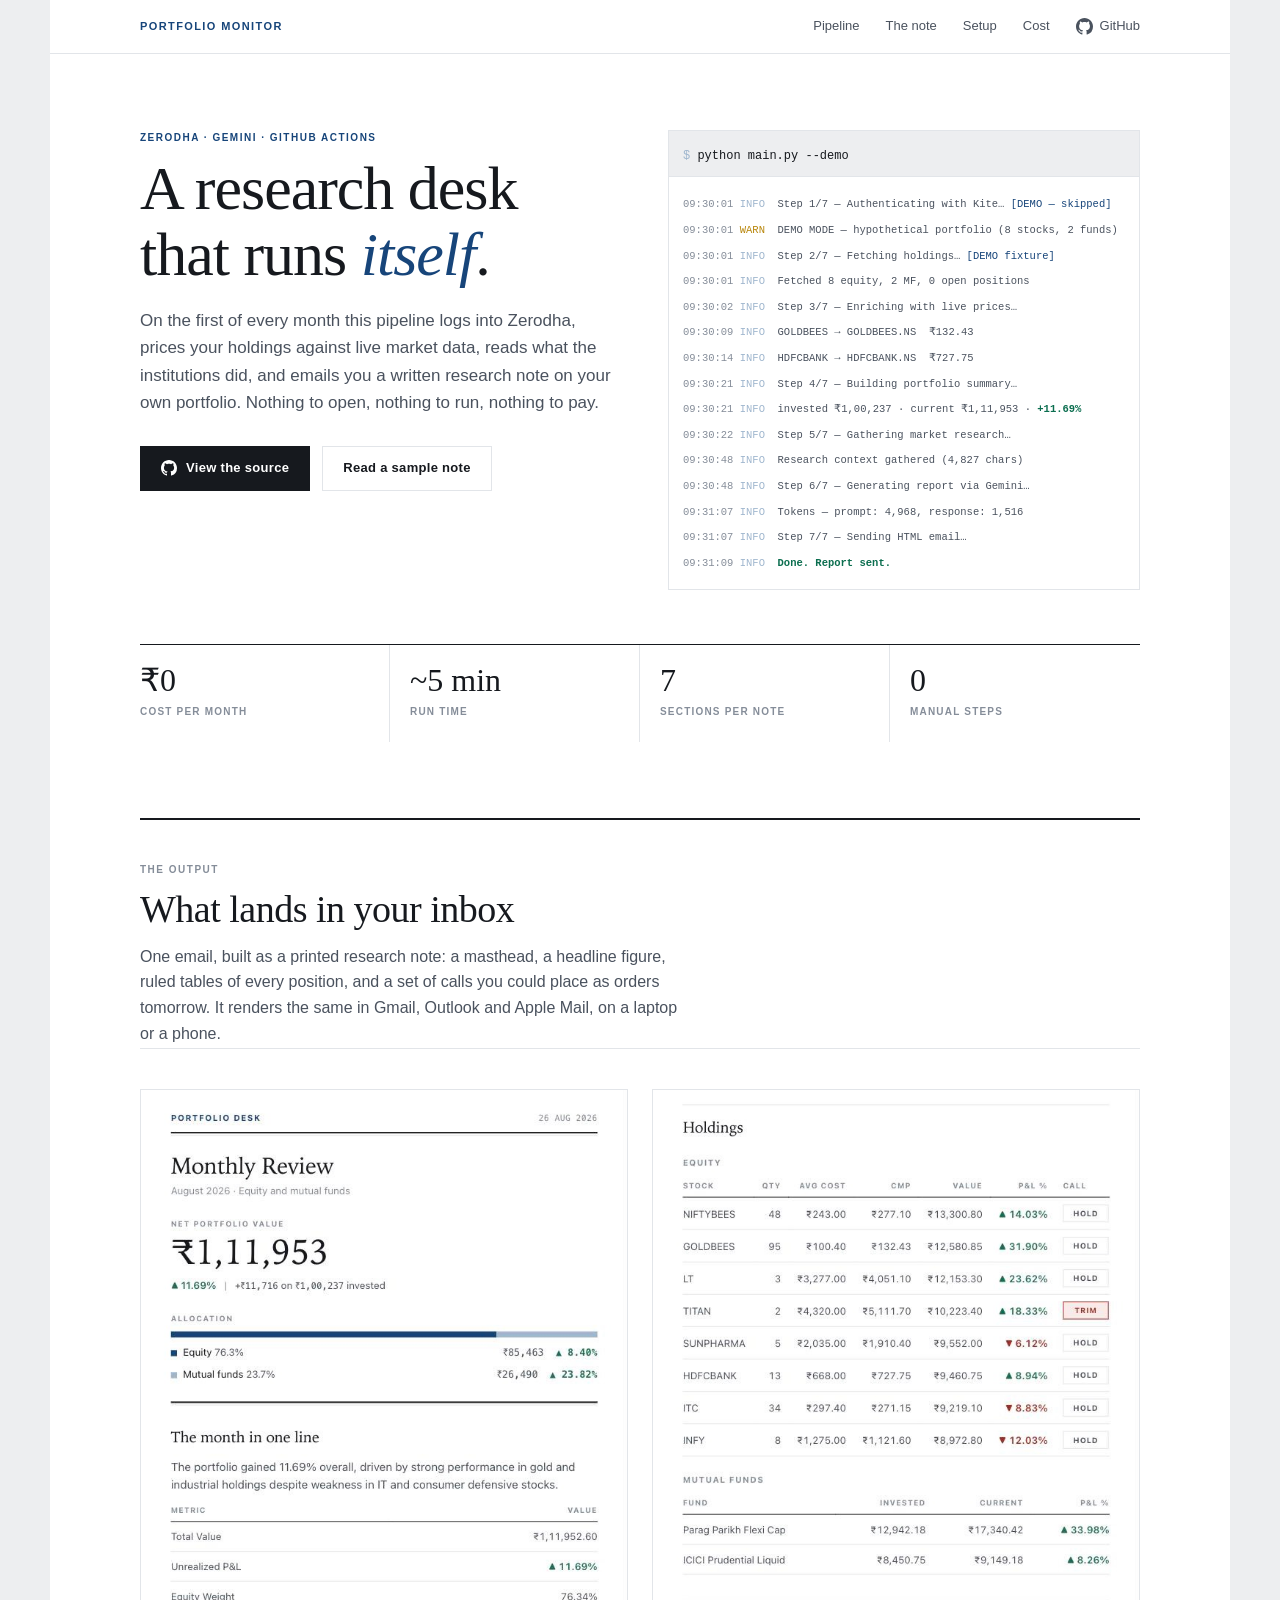
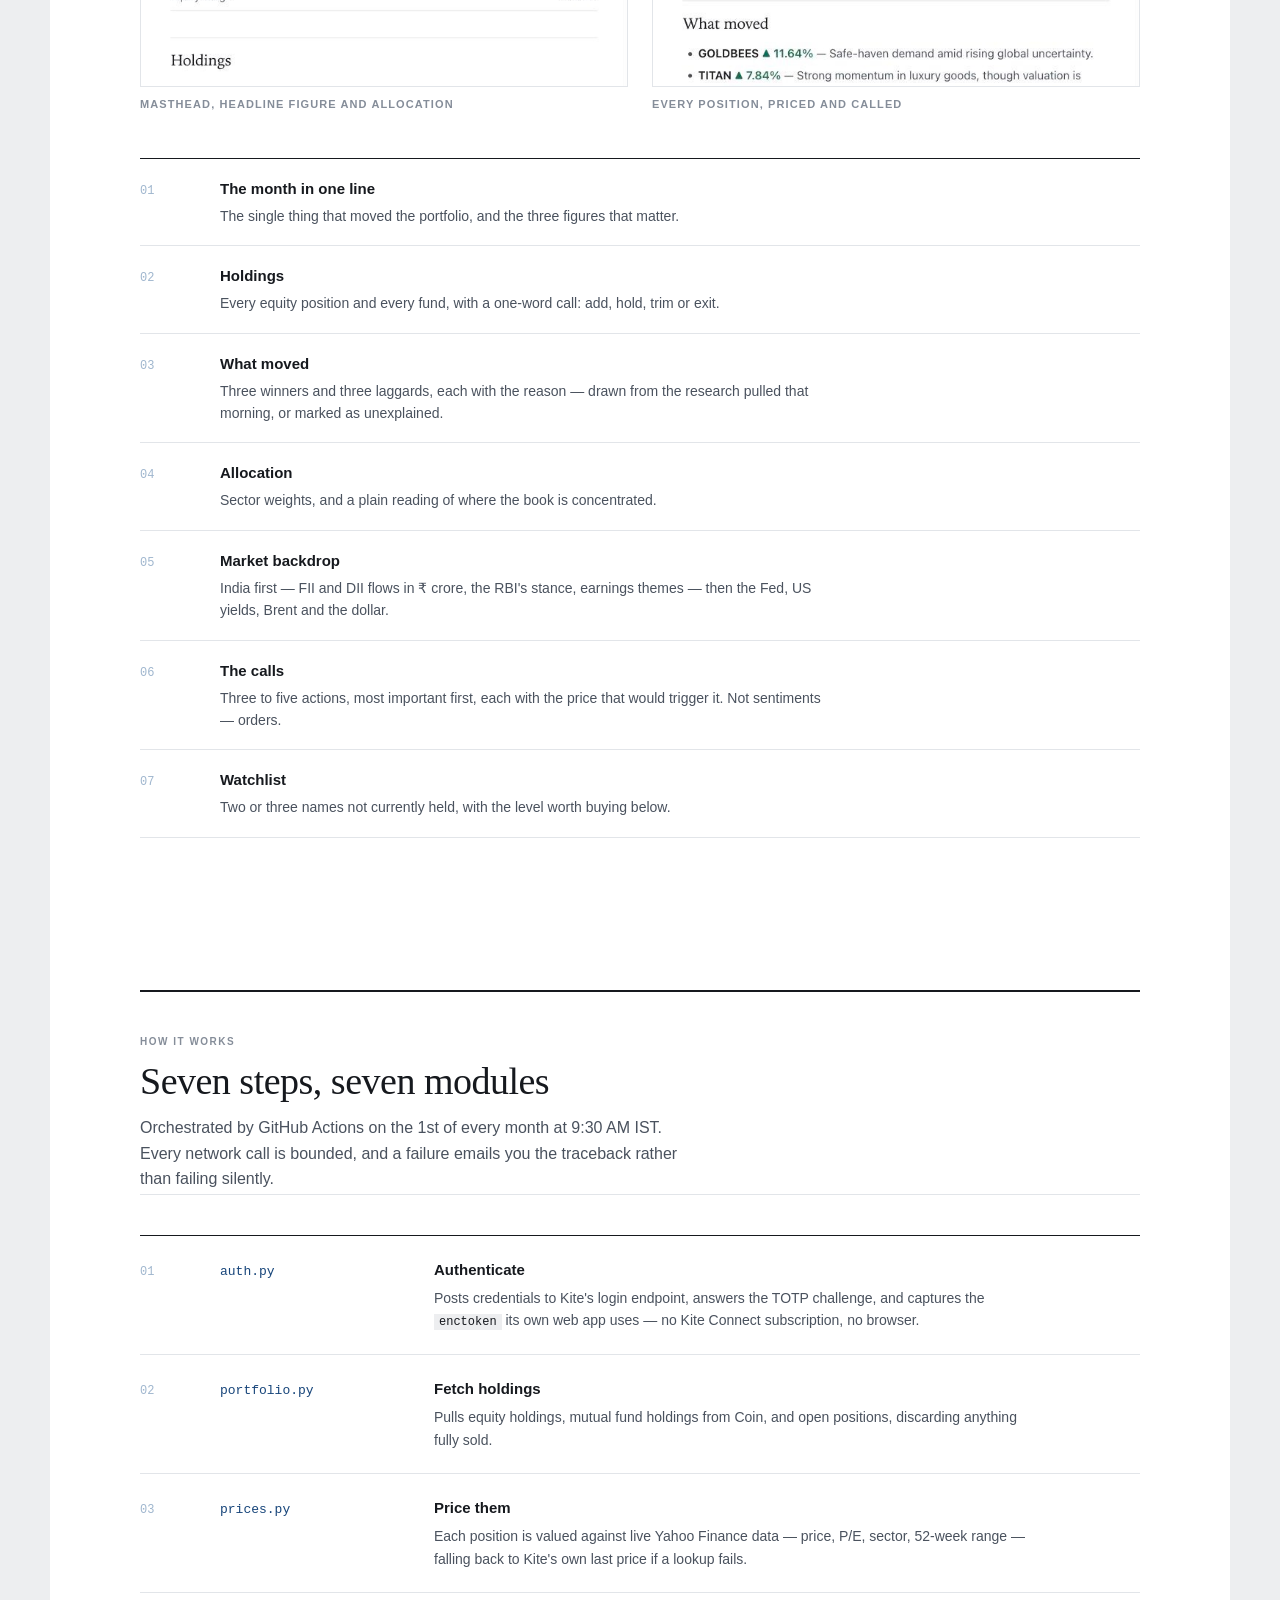
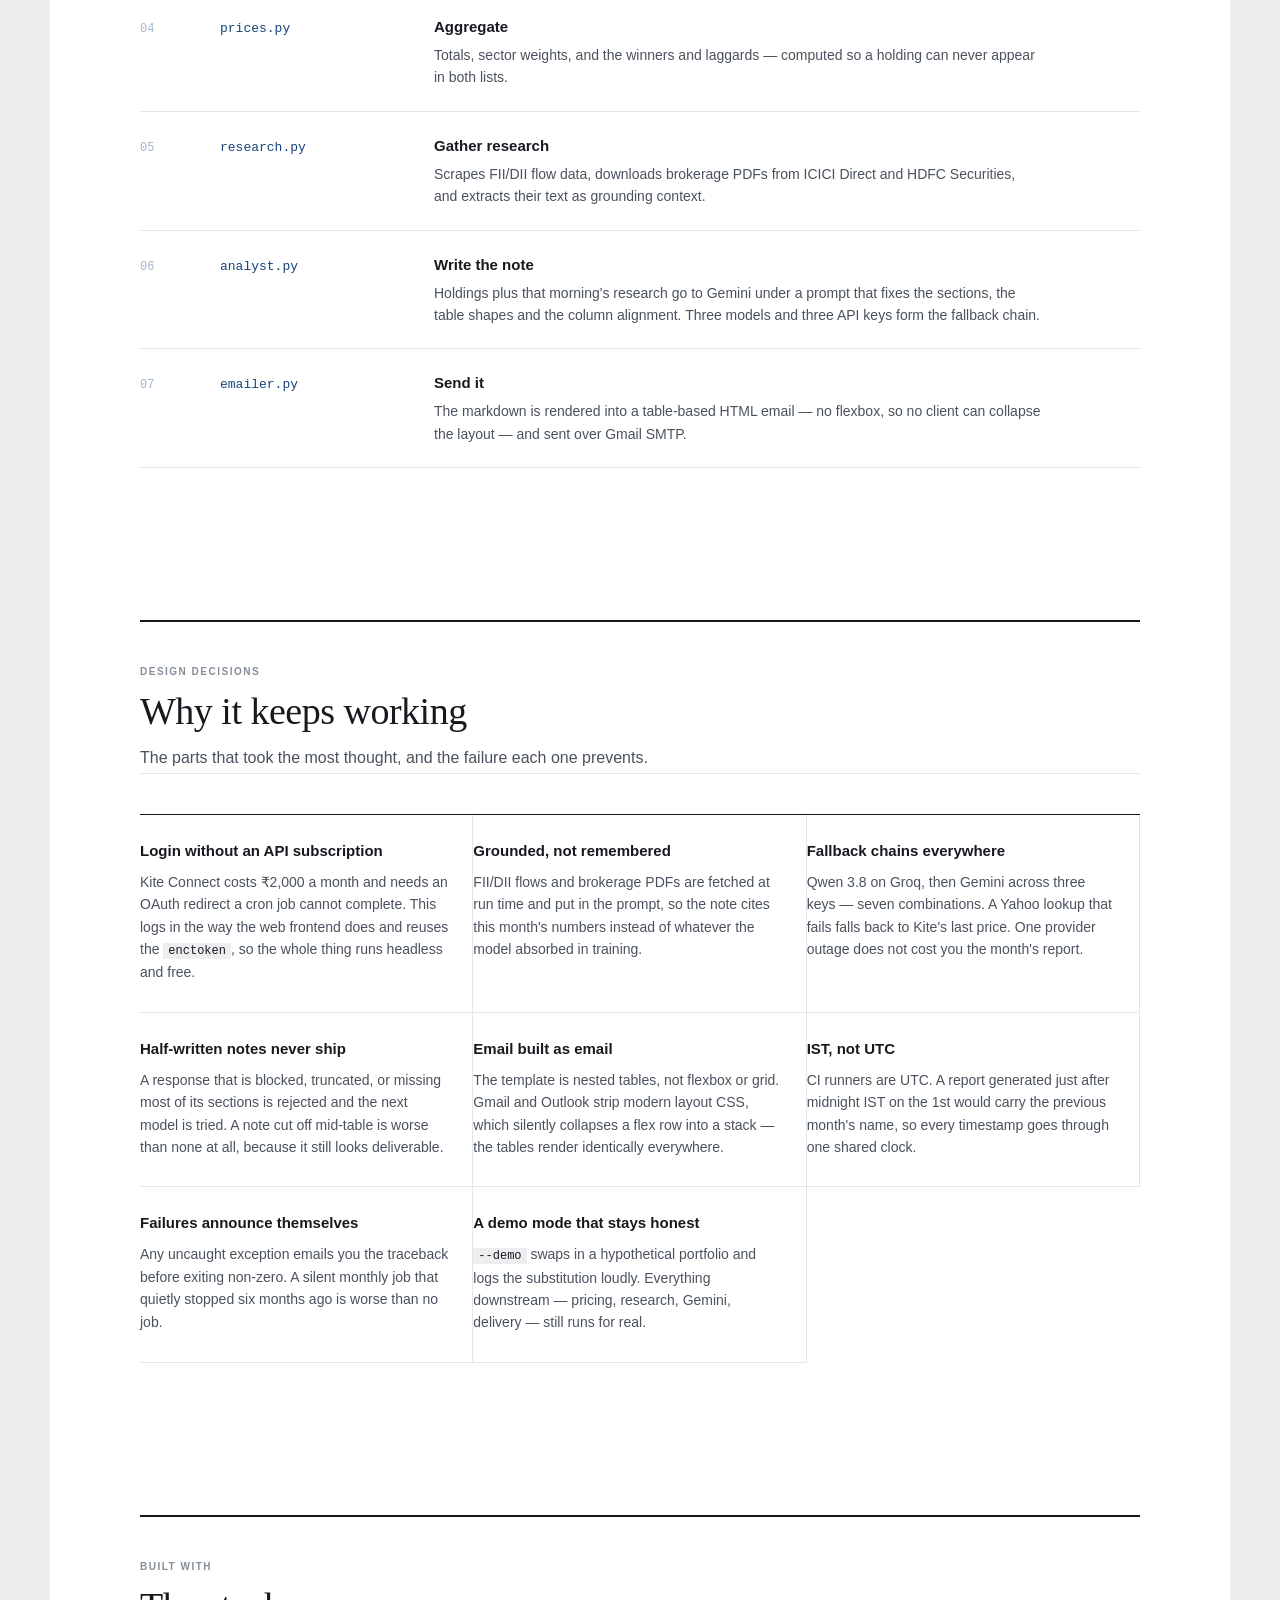
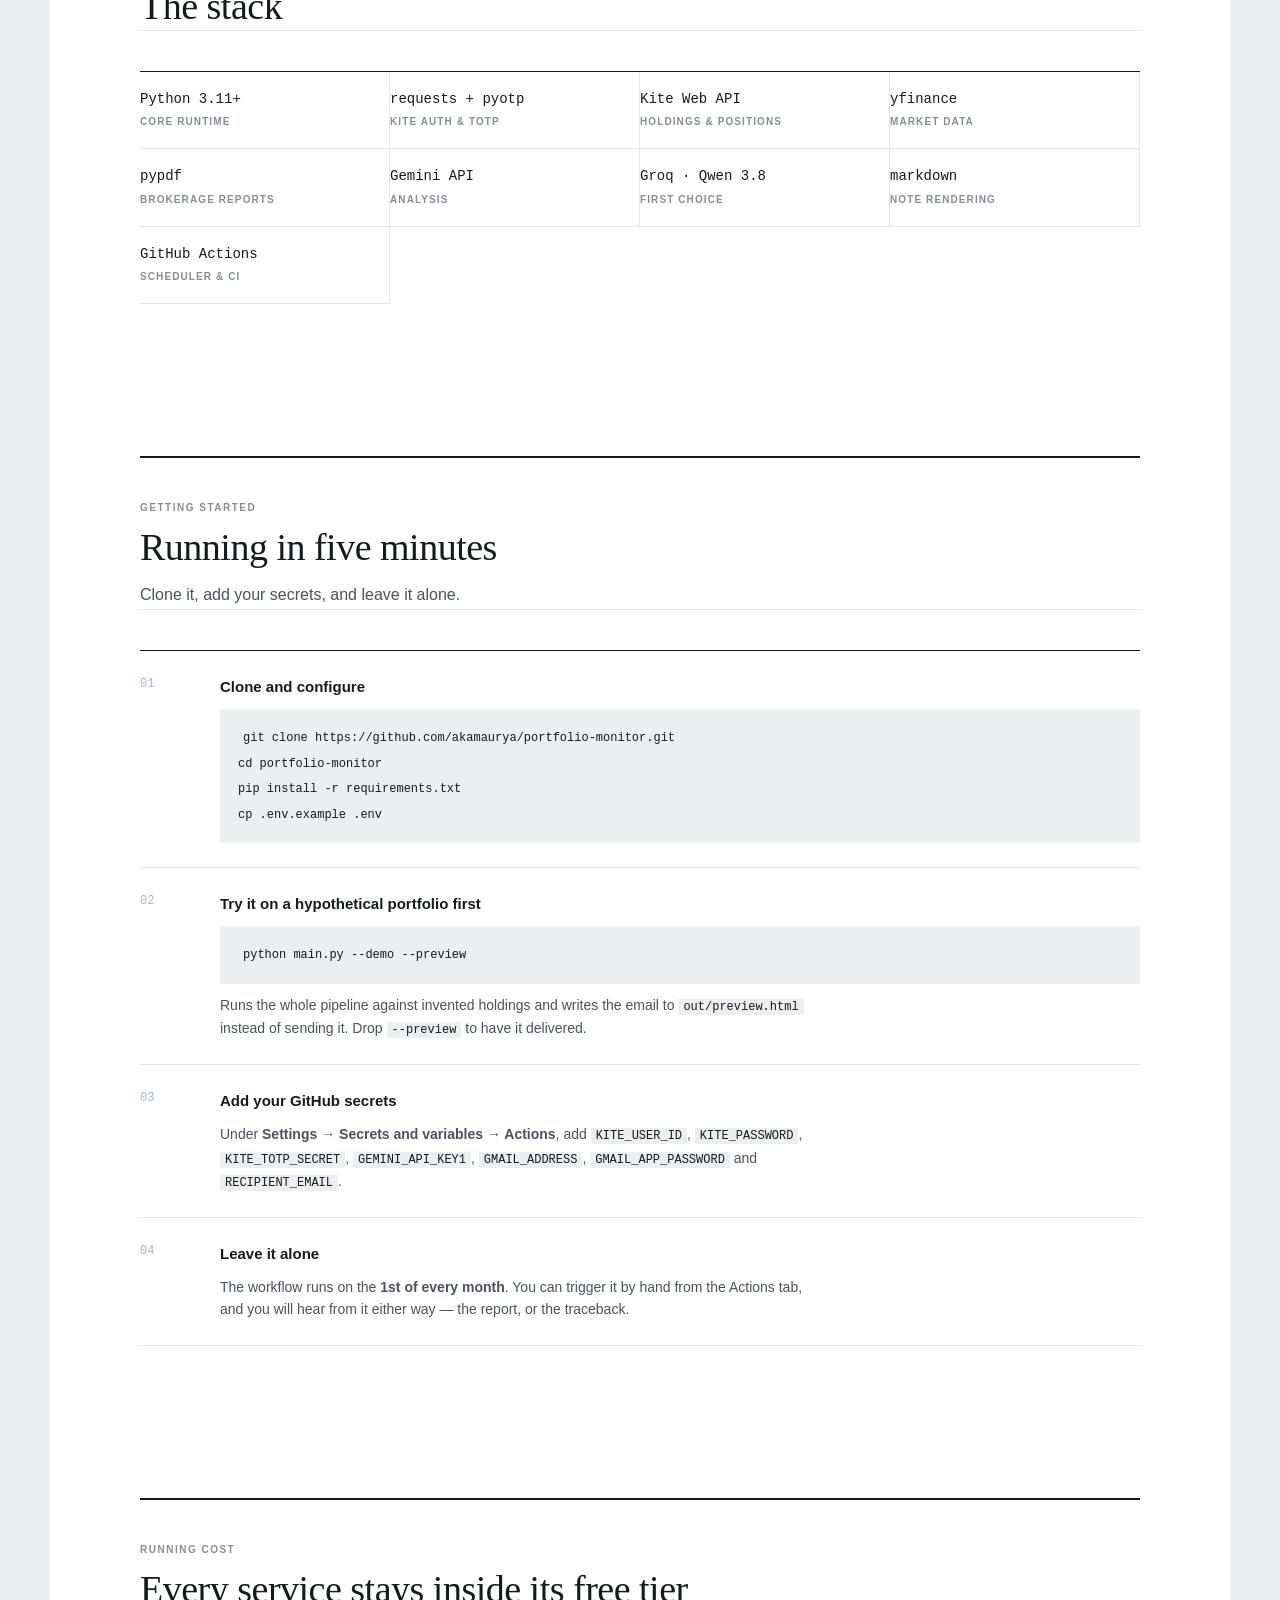
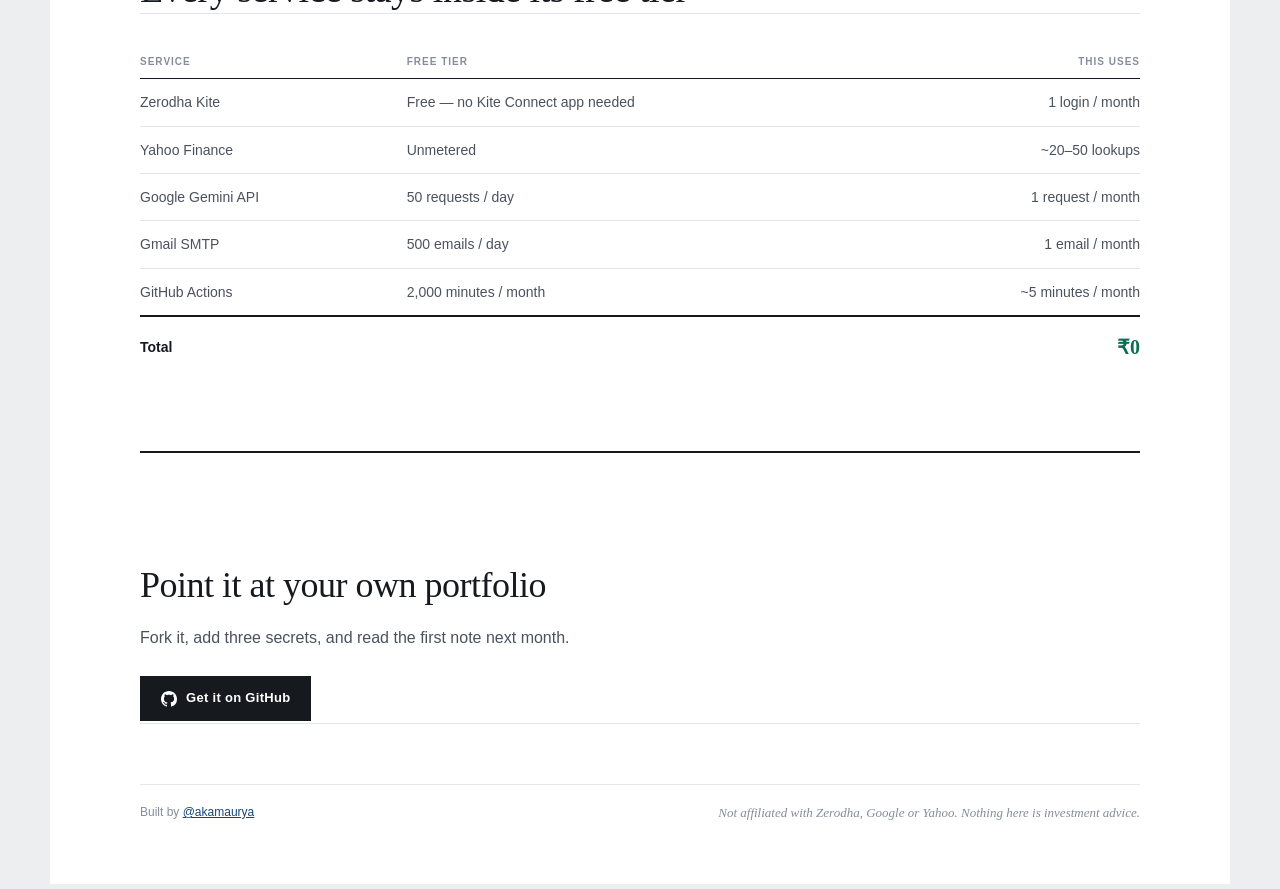
<file: docs/index.html>
<!DOCTYPE html>
<html lang="en">
<head>
  <meta charset="UTF-8" />
  <meta name="viewport" content="width=device-width, initial-scale=1.0" />
  <title>Portfolio Monitor — Automated Monthly Investment Reports</title>
  <meta name="description" content="A monthly portfolio research note for Zerodha users, written by Gemini from live holdings and market data, and delivered by GitHub Actions. No servers, no cost." />
  <meta name="theme-color" content="#FFFFFF" />
  <meta name="color-scheme" content="light" />

  <meta property="og:title" content="Portfolio Monitor" />
  <meta property="og:description" content="A monthly portfolio research note for Zerodha users, written by Gemini from live holdings and market data." />
  <meta property="og:type" content="website" />
  <meta property="og:image" content="assets/report-email-top.png" />

  <link rel="stylesheet" href="style.css" />
</head>
<body>
<div class="sheet">

  <!-- ─── Masthead ─── -->
  <nav class="nav" id="nav">
    <div class="nav-inner">
      <a href="#" class="nav-logo">Portfolio Monitor</a>
      <div class="nav-links">
        <a href="#pipeline">Pipeline</a>
        <a href="#report">The note</a>
        <a href="#setup">Setup</a>
        <a href="#cost">Cost</a>
        <a href="https://github.com/akamaurya/portfolio-monitor" target="_blank" rel="noopener" class="nav-github">
          <svg width="17" height="17" viewBox="0 0 24 24" fill="currentColor" aria-hidden="true"><path d="M12 0C5.37 0 0 5.37 0 12c0 5.31 3.435 9.795 8.205 11.385.6.105.825-.255.825-.57 0-.285-.015-1.23-.015-2.235-3.015.555-3.795-.735-4.035-1.41-.135-.345-.72-1.41-1.23-1.695-.42-.225-1.02-.78-.015-.795.945-.015 1.62.87 1.845 1.23 1.08 1.815 2.805 1.305 3.495.99.105-.78.42-1.305.765-1.605-2.67-.3-5.46-1.335-5.46-5.925 0-1.305.465-2.385 1.23-3.225-.12-.3-.54-1.53.12-3.18 0 0 1.005-.315 3.3 1.23.96-.27 1.98-.405 3-.405s2.04.135 3 .405c2.295-1.56 3.3-1.23 3.3-1.23.66 1.65.24 2.88.12 3.18.765.84 1.23 1.905 1.23 3.225 0 4.605-2.805 5.625-5.475 5.925.435.375.81 1.095.81 2.22 0 1.605-.015 2.895-.015 3.3 0 .315.225.69.825.57A12.02 12.02 0 0024 12c0-6.63-5.37-12-12-12z"/></svg>
          <span>GitHub</span>
        </a>
      </div>
    </div>
  </nav>

  <!-- ─── Hero ─── -->
  <header class="hero" id="hero">
   <div class="hero-grid">
    <div class="hero-copy">
    <p class="eyebrow eyebrow-accent">Zerodha · Gemini · GitHub Actions</p>
    <h1 class="hero-title">
      A research desk<br />
      that runs <em>itself</em>.
    </h1>
    <p class="hero-subtitle">
      On the first of every month this pipeline logs into Zerodha, prices your
      holdings against live market data, reads what the institutions did, and
      emails you a written research note on your own portfolio. Nothing to
      open, nothing to run, nothing to pay.
    </p>
    <div class="hero-actions">
      <a href="https://github.com/akamaurya/portfolio-monitor" target="_blank" rel="noopener" class="btn btn-primary">
        <svg width="16" height="16" viewBox="0 0 24 24" fill="currentColor" aria-hidden="true"><path d="M12 0C5.37 0 0 5.37 0 12c0 5.31 3.435 9.795 8.205 11.385.6.105.825-.255.825-.57 0-.285-.015-1.23-.015-2.235-3.015.555-3.795-.735-4.035-1.41-.135-.345-.72-1.41-1.23-1.695-.42-.225-1.02-.78-.015-.795.945-.015 1.62.87 1.845 1.23 1.08 1.815 2.805 1.305 3.495.99.105-.78.42-1.305.765-1.605-2.67-.3-5.46-1.335-5.46-5.925 0-1.305.465-2.385 1.23-3.225-.12-.3-.54-1.53.12-3.18 0 0 1.005-.315 3.3 1.23.96-.27 1.98-.405 3-.405s2.04.135 3 .405c2.295-1.56 3.3-1.23 3.3-1.23.66 1.65.24 2.88.12 3.18.765.84 1.23 1.905 1.23 3.225 0 4.605-2.805 5.625-5.475 5.925.435.375.81 1.095.81 2.22 0 1.605-.015 2.895-.015 3.3 0 .315.225.69.825.57A12.02 12.02 0 0024 12c0-6.63-5.37-12-12-12z"/></svg>
        View the source
      </a>
      <a href="sample-report.html" target="_blank" rel="noopener" class="btn btn-secondary">Read a sample note</a>
    </div>
    </div>

    <!-- The run log is the thing you actually watch: seven steps, one command. -->
    <div class="run-log" aria-label="Example terminal output from a demo run">
      <div class="run-log-bar"><span class="run-log-cmd">python main.py --demo</span></div>
      <pre class="run-log-body"><code><span class="t">09:30:01</span> <span class="i">INFO</span>  Step 1/7 — Authenticating with Kite… <span class="d">[DEMO — skipped]</span>
<span class="t">09:30:01</span> <span class="w">WARN</span>  DEMO MODE — hypothetical portfolio (8 stocks, 2 funds)
<span class="t">09:30:01</span> <span class="i">INFO</span>  Step 2/7 — Fetching holdings… <span class="d">[DEMO fixture]</span>
<span class="t">09:30:01</span> <span class="i">INFO</span>  Fetched 8 equity, 2 MF, 0 open positions
<span class="t">09:30:02</span> <span class="i">INFO</span>  Step 3/7 — Enriching with live prices…
<span class="t">09:30:09</span> <span class="i">INFO</span>  GOLDBEES → GOLDBEES.NS  ₹132.43
<span class="t">09:30:14</span> <span class="i">INFO</span>  HDFCBANK → HDFCBANK.NS  ₹727.75
<span class="t">09:30:21</span> <span class="i">INFO</span>  Step 4/7 — Building portfolio summary…
<span class="t">09:30:21</span> <span class="i">INFO</span>  invested ₹1,00,237 · current ₹1,11,953 · <span class="g">+11.69%</span>
<span class="t">09:30:22</span> <span class="i">INFO</span>  Step 5/7 — Gathering market research…
<span class="t">09:30:48</span> <span class="i">INFO</span>  Research context gathered (4,827 chars)
<span class="t">09:30:48</span> <span class="i">INFO</span>  Step 6/7 — Generating report via Gemini…
<span class="t">09:31:07</span> <span class="i">INFO</span>  Tokens — prompt: 4,968, response: 1,516
<span class="t">09:31:07</span> <span class="i">INFO</span>  Step 7/7 — Sending HTML email…
<span class="t">09:31:09</span> <span class="i">INFO</span>  <span class="g">Done. Report sent.</span></code></pre>
    </div>
   </div>

    <div class="hero-stats">
      <div class="stat">
        <span class="stat-value">₹0</span>
        <span class="stat-label">Cost per month</span>
      </div>
      <div class="stat">
        <span class="stat-value">~5 min</span>
        <span class="stat-label">Run time</span>
      </div>
      <div class="stat">
        <span class="stat-value">7</span>
        <span class="stat-label">Sections per note</span>
      </div>
      <div class="stat">
        <span class="stat-value">0</span>
        <span class="stat-label">Manual steps</span>
      </div>
    </div>
  </header>

  <!-- ─── The note ─── -->
  <section class="section" id="report">
    <div class="container">
      <div class="section-head rule-double">
        <p class="eyebrow" style="margin-top:26px">The output</p>
        <h2 class="section-title">What lands in your inbox</h2>
        <p class="section-subtitle">
          One email, built as a printed research note: a masthead, a headline
          figure, ruled tables of every position, and a set of calls you could
          place as orders tomorrow. It renders the same in Gmail, Outlook and
          Apple Mail, on a laptop or a phone.
        </p>
      </div>

      <div class="report-shots">
        <figure class="report-shot">
          <img src="assets/report-email-top.png" width="662" height="812" loading="lazy"
               alt="Top of the report email: a Portfolio Desk masthead, the heading Monthly Review, a net portfolio value of ₹1,11,953 up 11.69%, and an allocation bar splitting equity from mutual funds." />
          <figcaption>Masthead, headline figure and allocation</figcaption>
        </figure>
        <figure class="report-shot">
          <img src="assets/report-email-holdings.png" width="662" height="812" loading="lazy"
               alt="Holdings section of the report email: a ruled table of eight equity positions with quantity, average cost, market price, value, profit and loss, and a one-word call, followed by a mutual funds table." />
          <figcaption>Every position, priced and called</figcaption>
        </figure>
      </div>

      <div class="report-sections">
        <div class="report-item">
          <span class="report-num">01</span>
          <div>
            <h4>The month in one line</h4>
            <p>The single thing that moved the portfolio, and the three figures that matter.</p>
          </div>
        </div>
        <div class="report-item">
          <span class="report-num">02</span>
          <div>
            <h4>Holdings</h4>
            <p>Every equity position and every fund, with a one-word call: add, hold, trim or exit.</p>
          </div>
        </div>
        <div class="report-item">
          <span class="report-num">03</span>
          <div>
            <h4>What moved</h4>
            <p>Three winners and three laggards, each with the reason — drawn from the research pulled that morning, or marked as unexplained.</p>
          </div>
        </div>
        <div class="report-item">
          <span class="report-num">04</span>
          <div>
            <h4>Allocation</h4>
            <p>Sector weights, and a plain reading of where the book is concentrated.</p>
          </div>
        </div>
        <div class="report-item">
          <span class="report-num">05</span>
          <div>
            <h4>Market backdrop</h4>
            <p>India first — FII and DII flows in ₹ crore, the RBI's stance, earnings themes — then the Fed, US yields, Brent and the dollar.</p>
          </div>
        </div>
        <div class="report-item">
          <span class="report-num">06</span>
          <div>
            <h4>The calls</h4>
            <p>Three to five actions, most important first, each with the price that would trigger it. Not sentiments — orders.</p>
          </div>
        </div>
        <div class="report-item">
          <span class="report-num">07</span>
          <div>
            <h4>Watchlist</h4>
            <p>Two or three names not currently held, with the level worth buying below.</p>
          </div>
        </div>
      </div>
    </div>
  </section>

  <!-- ─── Pipeline ─── -->
  <section class="section" id="pipeline">
    <div class="container">
      <div class="section-head rule-double">
        <p class="eyebrow" style="margin-top:26px">How it works</p>
        <h2 class="section-title">Seven steps, seven modules</h2>
        <p class="section-subtitle">
          Orchestrated by GitHub Actions on the 1st of every month at 9:30 AM
          IST. Every network call is bounded, and a failure emails you the
          traceback rather than failing silently.
        </p>
      </div>

      <div class="pipeline">
        <div class="pipeline-step">
          <span class="pipeline-num">01</span>
          <span class="pipeline-file">auth.py</span>
          <div class="pipeline-body">
            <h3>Authenticate</h3>
            <p>Posts credentials to Kite's login endpoint, answers the TOTP challenge, and captures the <code>enctoken</code> its own web app uses — no Kite Connect subscription, no browser.</p>
          </div>
        </div>
        <div class="pipeline-step">
          <span class="pipeline-num">02</span>
          <span class="pipeline-file">portfolio.py</span>
          <div class="pipeline-body">
            <h3>Fetch holdings</h3>
            <p>Pulls equity holdings, mutual fund holdings from Coin, and open positions, discarding anything fully sold.</p>
          </div>
        </div>
        <div class="pipeline-step">
          <span class="pipeline-num">03</span>
          <span class="pipeline-file">prices.py</span>
          <div class="pipeline-body">
            <h3>Price them</h3>
            <p>Each position is valued against live Yahoo Finance data — price, P/E, sector, 52-week range — falling back to Kite's own last price if a lookup fails.</p>
          </div>
        </div>
        <div class="pipeline-step">
          <span class="pipeline-num">04</span>
          <span class="pipeline-file">prices.py</span>
          <div class="pipeline-body">
            <h3>Aggregate</h3>
            <p>Totals, sector weights, and the winners and laggards — computed so a holding can never appear in both lists.</p>
          </div>
        </div>
        <div class="pipeline-step">
          <span class="pipeline-num">05</span>
          <span class="pipeline-file">research.py</span>
          <div class="pipeline-body">
            <h3>Gather research</h3>
            <p>Scrapes FII/DII flow data, downloads brokerage PDFs from ICICI Direct and HDFC Securities, and extracts their text as grounding context.</p>
          </div>
        </div>
        <div class="pipeline-step">
          <span class="pipeline-num">06</span>
          <span class="pipeline-file">analyst.py</span>
          <div class="pipeline-body">
            <h3>Write the note</h3>
            <p>Holdings plus that morning's research go to Gemini under a prompt that fixes the sections, the table shapes and the column alignment. Three models and three API keys form the fallback chain.</p>
          </div>
        </div>
        <div class="pipeline-step">
          <span class="pipeline-num">07</span>
          <span class="pipeline-file">emailer.py</span>
          <div class="pipeline-body">
            <h3>Send it</h3>
            <p>The markdown is rendered into a table-based HTML email — no flexbox, so no client can collapse the layout — and sent over Gmail SMTP.</p>
          </div>
        </div>
      </div>
    </div>
  </section>

  <!-- ─── What makes it work ─── -->
  <section class="section" id="features">
    <div class="container">
      <div class="section-head rule-double">
        <p class="eyebrow" style="margin-top:26px">Design decisions</p>
        <h2 class="section-title">Why it keeps working</h2>
        <p class="section-subtitle">The parts that took the most thought, and the failure each one prevents.</p>
      </div>

      <div class="features-grid">
        <div class="feature-card">
          <h3>Login without an API subscription</h3>
          <p>Kite Connect costs ₹2,000 a month and needs an OAuth redirect a cron job cannot complete. This logs in the way the web frontend does and reuses the <code>enctoken</code>, so the whole thing runs headless and free.</p>
        </div>
        <div class="feature-card">
          <h3>Grounded, not remembered</h3>
          <p>FII/DII flows and brokerage PDFs are fetched at run time and put in the prompt, so the note cites this month's numbers instead of whatever the model absorbed in training.</p>
        </div>
        <div class="feature-card">
          <h3>Fallback chains everywhere</h3>
          <p>Qwen 3.8 on Groq, then Gemini across three keys — seven combinations. A Yahoo lookup that fails falls back to Kite's last price. One provider outage does not cost you the month's report.</p>
        </div>
        <div class="feature-card">
          <h3>Half-written notes never ship</h3>
          <p>A response that is blocked, truncated, or missing most of its sections is rejected and the next model is tried. A note cut off mid-table is worse than none at all, because it still looks deliverable.</p>
        </div>
        <div class="feature-card">
          <h3>Email built as email</h3>
          <p>The template is nested tables, not flexbox or grid. Gmail and Outlook strip modern layout CSS, which silently collapses a flex row into a stack — the tables render identically everywhere.</p>
        </div>
        <div class="feature-card">
          <h3>IST, not UTC</h3>
          <p>CI runners are UTC. A report generated just after midnight IST on the 1st would carry the previous month's name, so every timestamp goes through one shared clock.</p>
        </div>
        <div class="feature-card">
          <h3>Failures announce themselves</h3>
          <p>Any uncaught exception emails you the traceback before exiting non-zero. A silent monthly job that quietly stopped six months ago is worse than no job.</p>
        </div>
        <div class="feature-card">
          <h3>A demo mode that stays honest</h3>
          <p><code>--demo</code> swaps in a hypothetical portfolio and logs the substitution loudly. Everything downstream — pricing, research, Gemini, delivery — still runs for real.</p>
        </div>
      </div>
    </div>
  </section>

  <!-- ─── Tech ─── -->
  <section class="section" id="stack">
    <div class="container">
      <div class="section-head rule-double">
        <p class="eyebrow" style="margin-top:26px">Built with</p>
        <h2 class="section-title">The stack</h2>
      </div>
      <div class="tech-grid">
        <div class="tech-item"><span class="tech-name">Python 3.11+</span><span class="tech-role">Core runtime</span></div>
        <div class="tech-item"><span class="tech-name">requests + pyotp</span><span class="tech-role">Kite auth &amp; TOTP</span></div>
        <div class="tech-item"><span class="tech-name">Kite Web API</span><span class="tech-role">Holdings &amp; positions</span></div>
        <div class="tech-item"><span class="tech-name">yfinance</span><span class="tech-role">Market data</span></div>
        <div class="tech-item"><span class="tech-name">pypdf</span><span class="tech-role">Brokerage reports</span></div>
        <div class="tech-item"><span class="tech-name">Gemini API</span><span class="tech-role">Analysis</span></div>
        <div class="tech-item"><span class="tech-name">Groq · Qwen 3.8</span><span class="tech-role">First choice</span></div>
        <div class="tech-item"><span class="tech-name">markdown</span><span class="tech-role">Note rendering</span></div>
        <div class="tech-item"><span class="tech-name">GitHub Actions</span><span class="tech-role">Scheduler &amp; CI</span></div>
      </div>
    </div>
  </section>

  <!-- ─── Setup ─── -->
  <section class="section" id="setup">
    <div class="container">
      <div class="section-head rule-double">
        <p class="eyebrow" style="margin-top:26px">Getting started</p>
        <h2 class="section-title">Running in five minutes</h2>
        <p class="section-subtitle">Clone it, add your secrets, and leave it alone.</p>
      </div>

      <div class="setup-steps">
        <div class="setup-step">
          <span class="setup-num">01</span>
          <div class="setup-body">
            <h4>Clone and configure</h4>
            <pre><code>git clone https://github.com/akamaurya/portfolio-monitor.git
cd portfolio-monitor
pip install -r requirements.txt
cp .env.example .env</code></pre>
          </div>
        </div>
        <div class="setup-step">
          <span class="setup-num">02</span>
          <div class="setup-body">
            <h4>Try it on a hypothetical portfolio first</h4>
            <pre><code>python main.py --demo --preview</code></pre>
            <p style="margin-top:10px">Runs the whole pipeline against invented holdings and writes the email to <code>out/preview.html</code> instead of sending it. Drop <code>--preview</code> to have it delivered.</p>
          </div>
        </div>
        <div class="setup-step">
          <span class="setup-num">03</span>
          <div class="setup-body">
            <h4>Add your GitHub secrets</h4>
            <p>Under <strong>Settings → Secrets and variables → Actions</strong>, add <code>KITE_USER_ID</code>, <code>KITE_PASSWORD</code>, <code>KITE_TOTP_SECRET</code>, <code>GEMINI_API_KEY1</code>, <code>GMAIL_ADDRESS</code>, <code>GMAIL_APP_PASSWORD</code> and <code>RECIPIENT_EMAIL</code>.</p>
          </div>
        </div>
        <div class="setup-step">
          <span class="setup-num">04</span>
          <div class="setup-body">
            <h4>Leave it alone</h4>
            <p>The workflow runs on the <strong>1st of every month</strong>. You can trigger it by hand from the Actions tab, and you will hear from it either way — the report, or the traceback.</p>
          </div>
        </div>
      </div>
    </div>
  </section>

  <!-- ─── Cost ─── -->
  <section class="section" id="cost">
    <div class="container">
      <div class="section-head rule-double">
        <p class="eyebrow" style="margin-top:26px">Running cost</p>
        <h2 class="section-title">Every service stays inside its free tier</h2>
      </div>

      <div class="cost-table-wrapper">
        <table class="cost-table">
          <thead>
            <tr><th scope="col">Service</th><th scope="col">Free tier</th><th scope="col">This uses</th></tr>
          </thead>
          <tbody>
            <tr><td>Zerodha Kite</td><td>Free — no Kite Connect app needed</td><td>1 login / month</td></tr>
            <tr><td>Yahoo Finance</td><td>Unmetered</td><td>~20–50 lookups</td></tr>
            <tr><td>Google Gemini API</td><td>50 requests / day</td><td>1 request / month</td></tr>
            <tr><td>Gmail SMTP</td><td>500 emails / day</td><td>1 email / month</td></tr>
            <tr><td>GitHub Actions</td><td>2,000 minutes / month</td><td>~5 minutes / month</td></tr>
          </tbody>
          <tfoot>
            <tr><td colspan="2">Total</td><td><span class="cost-total">₹0</span></td></tr>
          </tfoot>
        </table>
      </div>
    </div>
  </section>

  <!-- ─── Footer ─── -->
  <footer class="footer">
    <div class="footer-cta rule-double">
      <h2 style="margin-top:44px">Point it at your own portfolio</h2>
      <p>Fork it, add three secrets, and read the first note next month.</p>
      <a href="https://github.com/akamaurya/portfolio-monitor" target="_blank" rel="noopener" class="btn btn-primary">
        <svg width="16" height="16" viewBox="0 0 24 24" fill="currentColor" aria-hidden="true"><path d="M12 0C5.37 0 0 5.37 0 12c0 5.31 3.435 9.795 8.205 11.385.6.105.825-.255.825-.57 0-.285-.015-1.23-.015-2.235-3.015.555-3.795-.735-4.035-1.41-.135-.345-.72-1.41-1.23-1.695-.42-.225-1.02-.78-.015-.795.945-.015 1.62.87 1.845 1.23 1.08 1.815 2.805 1.305 3.495.99.105-.78.42-1.305.765-1.605-2.67-.3-5.46-1.335-5.46-5.925 0-1.305.465-2.385 1.23-3.225-.12-.3-.54-1.53.12-3.18 0 0 1.005-.315 3.3 1.23.96-.27 1.98-.405 3-.405s2.04.135 3 .405c2.295-1.56 3.3-1.23 3.3-1.23.66 1.65.24 2.88.12 3.18.765.84 1.23 1.905 1.23 3.225 0 4.605-2.805 5.625-5.475 5.925.435.375.81 1.095.81 2.22 0 1.605-.015 2.895-.015 3.3 0 .315.225.69.825.57A12.02 12.02 0 0024 12c0-6.63-5.37-12-12-12z"/></svg>
        Get it on GitHub
      </a>
    </div>
    <div class="footer-bottom">
      <p>Built by <a href="https://github.com/akamaurya" target="_blank" rel="noopener">@akamaurya</a></p>
      <p class="footer-disclaimer">Not affiliated with Zerodha, Google or Yahoo. Nothing here is investment advice.</p>
    </div>
  </footer>

</div>
</body>
</html>
</file>
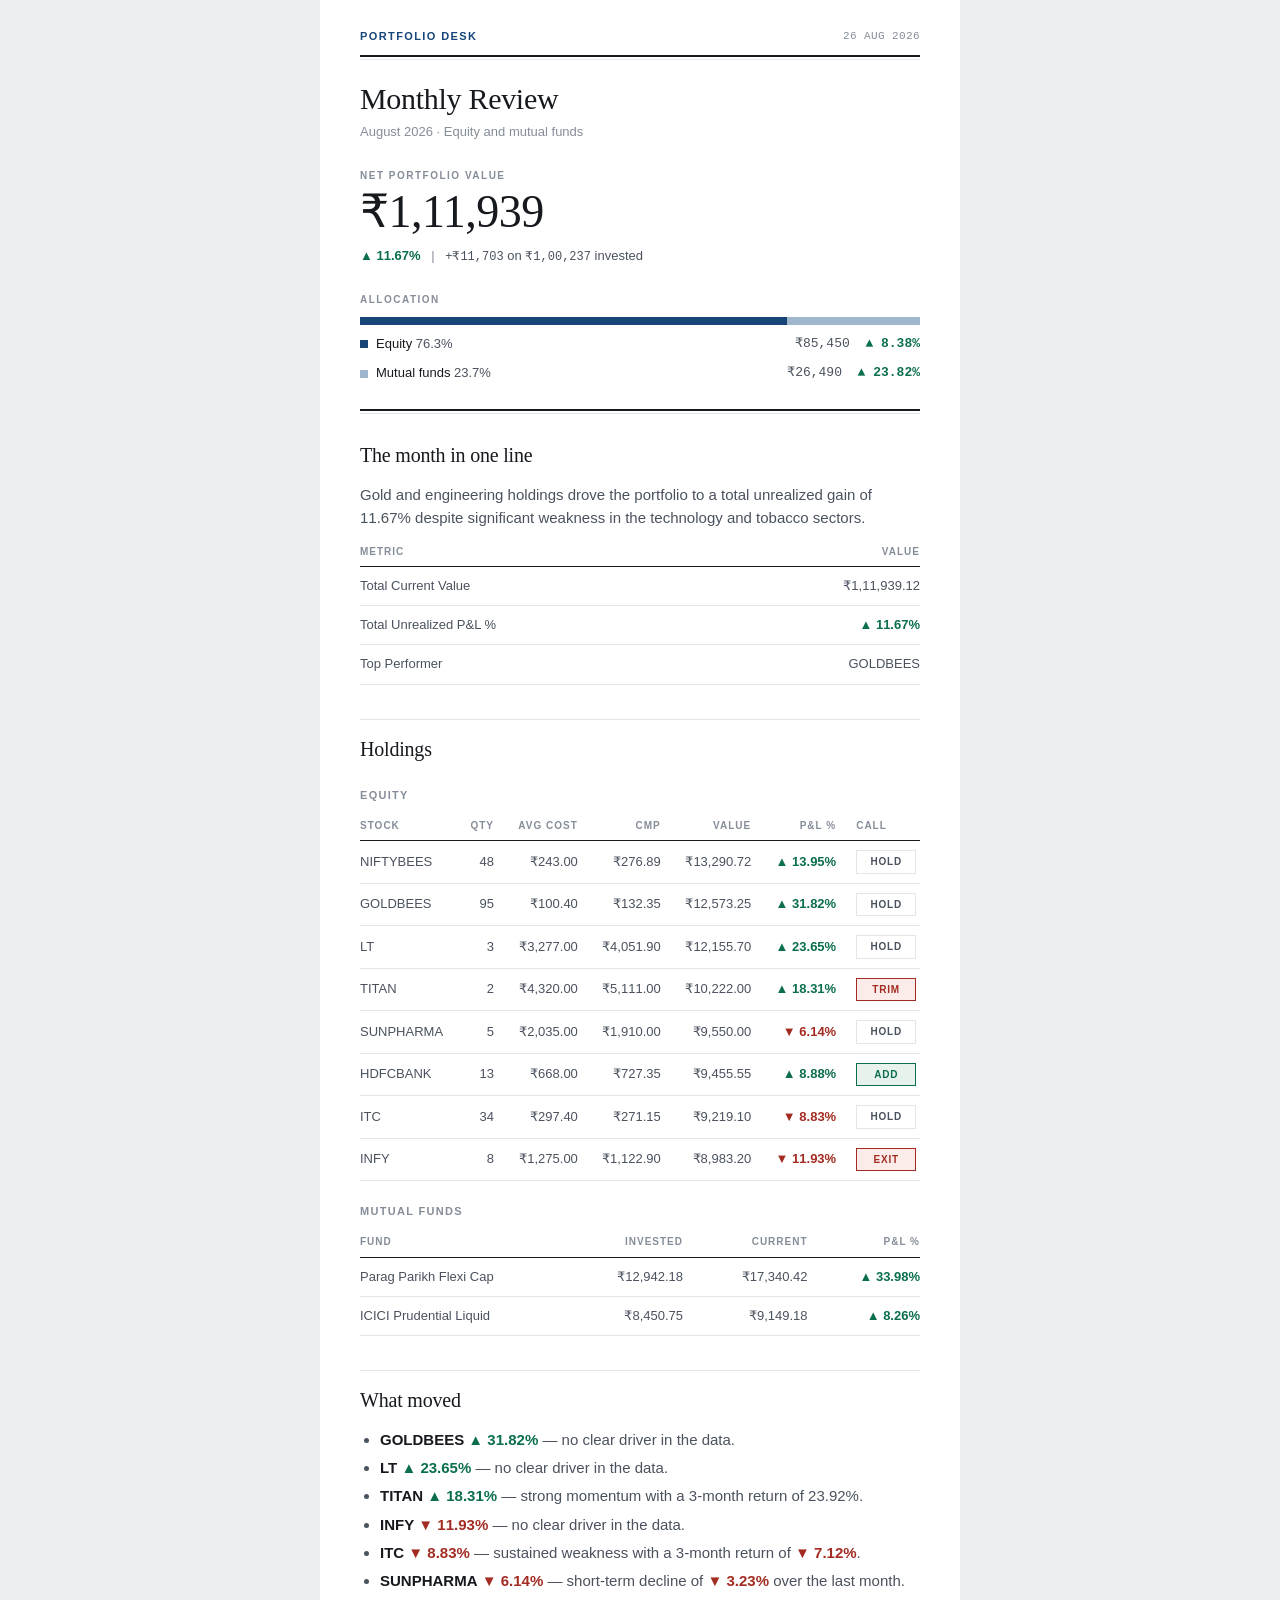
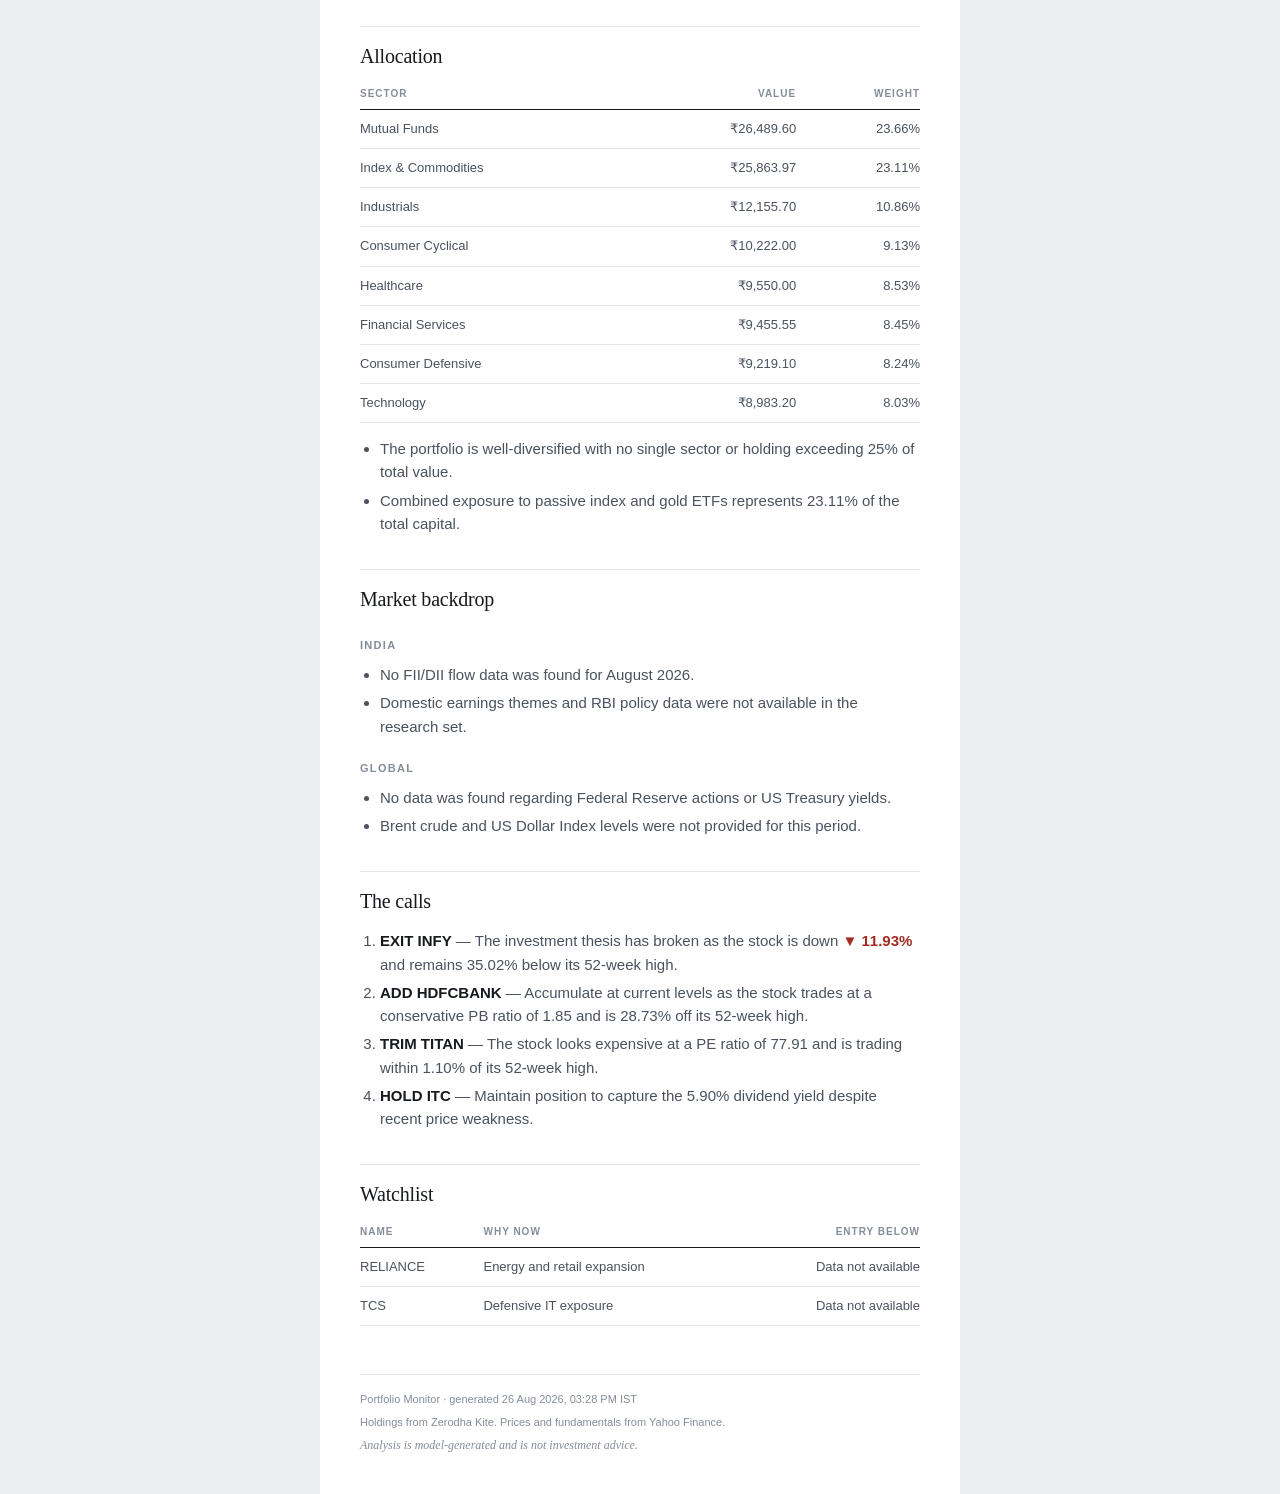
<file: docs/sample-report.html>
<!DOCTYPE html>
<html lang="en">
<head>
<meta charset="utf-8">
<meta name="viewport" content="width=device-width, initial-scale=1">
<meta name="color-scheme" content="light">
<meta name="supported-color-schemes" content="light">
<title>Portfolio Review — August 2026 · ₹1,11,939 · +11.67%</title>
<style>
  :root { color-scheme: light only; supported-color-schemes: light; }

  body {
    margin: 0;
    padding: 0;
    background: #EDEEF0;
    color: #16191E;
    font-family: -apple-system, BlinkMacSystemFont, 'Segoe UI', Roboto, 'Helvetica Neue', Arial, sans-serif;
    font-size: 15px;
    line-height: 1.55;
    -webkit-font-smoothing: antialiased;
    -webkit-text-size-adjust: 100%;
  }
  table { border-collapse: collapse; }
  .canvas { background: #EDEEF0; padding: 32px 16px; }
  .sheet { background: #FFFFFF; width: 640px; max-width: 100%; }

  /* ── Masthead ─────────────────────────────────────── */
  .masthead { padding: 28px 40px 10px; }
  .desk {
    font-size: 11px; font-weight: 700; letter-spacing: 1.4px;
    text-transform: uppercase; color: #17457A;
  }
  .dateline {
    font-family: 'SF Mono', 'IBM Plex Mono', Menlo, Consolas, 'Liberation Mono', monospace;
    font-size: 11px; letter-spacing: 0.4px; color: #858D99;
  }
  /* The stacked thick/thin rule is the masthead device of a printed note. */
  .rule-double { padding: 0 40px; }
  .rule-double div { border-top: 2px solid #16191E; }
  .rule-double div + div { border-top: 1px solid #E2E5E9; margin-top: 2px; }

  .title-block { padding: 22px 40px 0; }
  .doc-title {
    margin: 0;
    font-family: 'Iowan Old Style', 'Palatino Linotype', Palatino, 'Book Antiqua', Georgia, serif;
    font-size: 30px; font-weight: 400; letter-spacing: -0.3px;
    line-height: 1.15; color: #16191E;
  }
  .doc-sub {
    margin-top: 5px;
    font-size: 13px; color: #858D99;
  }

  /* ── Hero figure ──────────────────────────────────── */
  .eyebrow {
    font-size: 10px; font-weight: 700; letter-spacing: 1.5px;
    text-transform: uppercase; color: #858D99;
  }
  .hero { padding: 26px 40px 0; }
  .hero-figure {
    margin-top: 4px;
    font-family: 'Iowan Old Style', 'Palatino Linotype', Palatino, 'Book Antiqua', Georgia, serif;
    font-size: 46px; font-weight: 400; letter-spacing: -0.5px;
    line-height: 1.1; color: #16191E;
  }
  .hero-delta {
    margin-top: 8px;
    font-size: 13px; color: #4A525E;
  }
  .hero-delta .figure { font-family: 'SF Mono', 'IBM Plex Mono', Menlo, Consolas, 'Liberation Mono', monospace; font-size: 12px; }
  .sep { color: #858D99; padding: 0 7px; }

  /* ── Allocation ───────────────────────────────────── */
  .alloc { padding: 26px 40px 26px; }
  .bar { margin-top: 9px; }
  .bar td { height: 8px; line-height: 8px; font-size: 0; }
  .alloc-row td {
    padding: 9px 0 0;
    font-size: 13px; color: #4A525E;
    border-bottom: none;
  }
  .swatch {
    display: inline-block; width: 8px; height: 8px;
    margin-right: 8px; vertical-align: middle;
  }
  .alloc-name { color: #16191E; }
  .alloc-figure {
    font-family: 'SF Mono', 'IBM Plex Mono', Menlo, Consolas, 'Liberation Mono', monospace; font-size: 12px; color: #16191E;
    white-space: nowrap;
  }

  /* ── Report content ───────────────────────────────── */
  .content { padding: 26px 40px 8px; color: #4A525E; }
  .content h1 {
    margin: 34px 0 12px;
    padding-top: 14px;
    border-top: 1px solid #E2E5E9;
    font-family: 'Iowan Old Style', 'Palatino Linotype', Palatino, 'Book Antiqua', Georgia, serif;
    font-size: 20px; font-weight: 400; letter-spacing: -0.2px;
    color: #16191E;
  }
  .content h1:first-child { margin-top: 0; padding-top: 0; border-top: none; }
  .content h2 {
    margin: 22px 0 8px;
    font-size: 11px; font-weight: 700; letter-spacing: 1.3px;
    text-transform: uppercase; color: #858D99;
  }
  .content h3 {
    margin: 16px 0 6px;
    font-size: 14px; font-weight: 600; color: #16191E;
  }
  .content p { margin: 9px 0; }
  .content strong { color: #16191E; font-weight: 600; }
  .content em { color: #4A525E; }
  .content a { color: #17457A; text-decoration: underline; }
  .content ul, .content ol { margin: 9px 0; padding-left: 20px; }
  .content li { margin: 5px 0; }
  .content blockquote {
    margin: 14px 0; padding: 2px 0 2px 16px;
    border-left: 2px solid #9FB6CE;
    color: #4A525E;
  }

  /* ── Data tables ──────────────────────────────────── */
  /* Rules, not fills: research tables are ruled, and a striped background is
     one of the first things Outlook renders inconsistently. */
  .content table {
    width: 100%; margin: 14px 0; font-size: 13px;
    font-variant-numeric: tabular-nums;
    font-feature-settings: "tnum";
  }
  .content th {
    padding: 0 10px 7px;
    border-bottom: 1px solid #16191E;
    font-size: 10px; font-weight: 700; letter-spacing: 1px;
    text-transform: uppercase; color: #858D99;
    text-align: left;
  }
  .content td {
    padding: 9px 10px;
    border-bottom: 1px solid #E2E5E9;
    color: #4A525E;
  }
  .content th:first-child, .content td:first-child { padding-left: 0; }
  .content th:last-child, .content td:last-child { padding-right: 0; }
  .content td strong { color: #16191E; }

  /* nowrap keeps the marker with its figure — a long fund name otherwise
     pushes the number onto a line of its own, orphaning the ▲. */
  .up { color: #0B6E4F; font-weight: 600; white-space: nowrap; }
  .down { color: #A32C22; font-weight: 600; white-space: nowrap; }

  /* Verdict chips, applied to whole-cell matches only. */
  .verdict {
    display: inline-block; padding: 3px 8px;
    min-width: 42px; text-align: center;
    font-size: 10px; font-weight: 700; letter-spacing: 0.8px;
    text-transform: uppercase;
    border: 1px solid #E2E5E9; color: #4A525E;
  }
  .verdict-add { border-color: #0B6E4F; color: #0B6E4F; background: #E8F2ED; }
  .verdict-trim { border-color: #A32C22; color: #A32C22; background: #FBEBE9; }
  .verdict-hold { border-color: #E2E5E9; color: #4A525E; }

  code, pre {
    font-family: 'SF Mono', 'IBM Plex Mono', Menlo, Consolas, 'Liberation Mono', monospace; font-size: 12px;
    background: #EDEEF0; color: #16191E;
    padding: 1px 5px;
  }
  pre { padding: 12px; overflow-x: auto; }
  pre code { padding: 0; background: none; }

  /* ── Footer ───────────────────────────────────────── */
  .footer { padding: 26px 40px 34px; }
  .footer .rule { border-top: 1px solid #E2E5E9; margin-bottom: 16px; }
  .footer p {
    margin: 0 0 6px;
    font-size: 11px; line-height: 1.5; color: #858D99;
  }
  .footer .disclaimer { font-family: 'Iowan Old Style', 'Palatino Linotype', Palatino, 'Book Antiqua', Georgia, serif; font-style: italic; font-size: 12px; }

  /* ── Small screens ────────────────────────────────── */
  @media only screen and (max-width: 600px) {
    .canvas { padding: 0; }
    .masthead, .title-block, .hero, .alloc, .content, .footer, .rule-double {
      padding-left: 20px; padding-right: 20px;
    }
    .doc-title { font-size: 25px; }
    .hero-figure { font-size: 36px; }
    /* The holdings table is seven columns wide; at 11px with tight gutters it
       fits a 390pt phone instead of forcing the client to scale the message. */
    .content table { font-size: 11px; }
    .content th, .content td { padding-left: 3px; padding-right: 3px; }
    .verdict { min-width: 0; padding: 2px 5px; font-size: 9px; }
  }
</style>
</head>
<body>
<table role="presentation" class="canvas" width="100%" cellpadding="0" cellspacing="0" border="0">
<tr><td align="center">

<table role="presentation" class="sheet" width="640" cellpadding="0" cellspacing="0" border="0">

  <tr><td class="masthead">
    <table role="presentation" width="100%" cellpadding="0" cellspacing="0" border="0"><tr>
      <td class="desk">Portfolio Desk</td>
      <td class="dateline" align="right">26 AUG 2026</td>
    </tr></table>
  </td></tr>

  <tr><td class="rule-double"><div></div><div></div></td></tr>

  <tr><td class="title-block">
    <h1 class="doc-title">Monthly Review</h1>
    <div class="doc-sub">August 2026 &middot; Equity and mutual funds</div>
  </td></tr>

  <tr><td class="hero">
    <div class="eyebrow">Net portfolio value</div>
    <div class="hero-figure">&#8377;1,11,939</div>
    <div class="hero-delta">
      <span class="up">▲ 11.67%</span>
      <span class="sep">|</span>
      <span class="figure">+&#8377;11,703</span> on <span class="figure">&#8377;1,00,237</span> invested
    </div>
  </td></tr>

  <tr><td class="alloc">
    <div class="eyebrow">Allocation</div>
    <table role="presentation" class="bar" width="100%" cellpadding="0" cellspacing="0" border="0"><tr><td width="76.3357%" style="width:76.3357%;background:#17457A;">&nbsp;</td><td width="23.6643%" style="width:23.6643%;background:#9FB6CE;">&nbsp;</td></tr></table>
    <table role="presentation" width="100%" cellpadding="0" cellspacing="0" border="0">
      <tr class="alloc-row"><td><span class="swatch" style="background:#17457A;"></span><span class="alloc-name">Equity</span> 76.3%</td><td align="right" class="alloc-figure">&#8377;85,450&nbsp;&nbsp;<span class="up">▲ 8.38%</span></td></tr><tr class="alloc-row"><td><span class="swatch" style="background:#9FB6CE;"></span><span class="alloc-name">Mutual funds</span> 23.7%</td><td align="right" class="alloc-figure">&#8377;26,490&nbsp;&nbsp;<span class="up">▲ 23.82%</span></td></tr>
    </table>
  </td></tr>

  <tr><td class="rule-double"><div></div><div></div></td></tr>

  <tr><td class="content">
<h1>The month in one line</h1>
<p>Gold and engineering holdings drove the portfolio to a total unrealized gain of 11.67% despite significant weakness in the technology and tobacco sectors.</p>
<table>
<thead>
<tr>
<th style="text-align: left;">Metric</th>
<th style="text-align: right;">Value</th>
</tr>
</thead>
<tbody>
<tr>
<td style="text-align: left;">Total Current Value</td>
<td style="text-align: right;">₹1,11,939.12</td>
</tr>
<tr>
<td style="text-align: left;">Total Unrealized P&amp;L %</td>
<td style="text-align: right;"><span class="up">▲ 11.67%</span></td>
</tr>
<tr>
<td style="text-align: left;">Top Performer</td>
<td style="text-align: right;">GOLDBEES</td>
</tr>
</tbody>
</table>
<h1>Holdings</h1>
<h2>Equity</h2>
<table>
<thead>
<tr>
<th style="text-align: left;">Stock</th>
<th style="text-align: right;">Qty</th>
<th style="text-align: right;">Avg cost</th>
<th style="text-align: right;">CMP</th>
<th style="text-align: right;">Value</th>
<th style="text-align: right;">P&amp;L %</th>
<th style="text-align: left;">Call</th>
</tr>
</thead>
<tbody>
<tr>
<td style="text-align: left;">NIFTYBEES</td>
<td style="text-align: right;">48</td>
<td style="text-align: right;">₹243.00</td>
<td style="text-align: right;">₹276.89</td>
<td style="text-align: right;">₹13,290.72</td>
<td style="text-align: right;"><span class="up">▲ 13.95%</span></td>
<td style="text-align: left;"><span class="verdict verdict-hold">HOLD</span></td>
</tr>
<tr>
<td style="text-align: left;">GOLDBEES</td>
<td style="text-align: right;">95</td>
<td style="text-align: right;">₹100.40</td>
<td style="text-align: right;">₹132.35</td>
<td style="text-align: right;">₹12,573.25</td>
<td style="text-align: right;"><span class="up">▲ 31.82%</span></td>
<td style="text-align: left;"><span class="verdict verdict-hold">HOLD</span></td>
</tr>
<tr>
<td style="text-align: left;">LT</td>
<td style="text-align: right;">3</td>
<td style="text-align: right;">₹3,277.00</td>
<td style="text-align: right;">₹4,051.90</td>
<td style="text-align: right;">₹12,155.70</td>
<td style="text-align: right;"><span class="up">▲ 23.65%</span></td>
<td style="text-align: left;"><span class="verdict verdict-hold">HOLD</span></td>
</tr>
<tr>
<td style="text-align: left;">TITAN</td>
<td style="text-align: right;">2</td>
<td style="text-align: right;">₹4,320.00</td>
<td style="text-align: right;">₹5,111.00</td>
<td style="text-align: right;">₹10,222.00</td>
<td style="text-align: right;"><span class="up">▲ 18.31%</span></td>
<td style="text-align: left;"><span class="verdict verdict-trim">TRIM</span></td>
</tr>
<tr>
<td style="text-align: left;">SUNPHARMA</td>
<td style="text-align: right;">5</td>
<td style="text-align: right;">₹2,035.00</td>
<td style="text-align: right;">₹1,910.00</td>
<td style="text-align: right;">₹9,550.00</td>
<td style="text-align: right;"><span class="down">▼ 6.14%</span></td>
<td style="text-align: left;"><span class="verdict verdict-hold">HOLD</span></td>
</tr>
<tr>
<td style="text-align: left;">HDFCBANK</td>
<td style="text-align: right;">13</td>
<td style="text-align: right;">₹668.00</td>
<td style="text-align: right;">₹727.35</td>
<td style="text-align: right;">₹9,455.55</td>
<td style="text-align: right;"><span class="up">▲ 8.88%</span></td>
<td style="text-align: left;"><span class="verdict verdict-add">ADD</span></td>
</tr>
<tr>
<td style="text-align: left;">ITC</td>
<td style="text-align: right;">34</td>
<td style="text-align: right;">₹297.40</td>
<td style="text-align: right;">₹271.15</td>
<td style="text-align: right;">₹9,219.10</td>
<td style="text-align: right;"><span class="down">▼ 8.83%</span></td>
<td style="text-align: left;"><span class="verdict verdict-hold">HOLD</span></td>
</tr>
<tr>
<td style="text-align: left;">INFY</td>
<td style="text-align: right;">8</td>
<td style="text-align: right;">₹1,275.00</td>
<td style="text-align: right;">₹1,122.90</td>
<td style="text-align: right;">₹8,983.20</td>
<td style="text-align: right;"><span class="down">▼ 11.93%</span></td>
<td style="text-align: left;"><span class="verdict verdict-trim">EXIT</span></td>
</tr>
</tbody>
</table>
<h2>Mutual funds</h2>
<table>
<thead>
<tr>
<th style="text-align: left;">Fund</th>
<th style="text-align: right;">Invested</th>
<th style="text-align: right;">Current</th>
<th style="text-align: right;">P&amp;L %</th>
</tr>
</thead>
<tbody>
<tr>
<td style="text-align: left;">Parag Parikh Flexi Cap</td>
<td style="text-align: right;">₹12,942.18</td>
<td style="text-align: right;">₹17,340.42</td>
<td style="text-align: right;"><span class="up">▲ 33.98%</span></td>
</tr>
<tr>
<td style="text-align: left;">ICICI Prudential Liquid</td>
<td style="text-align: right;">₹8,450.75</td>
<td style="text-align: right;">₹9,149.18</td>
<td style="text-align: right;"><span class="up">▲ 8.26%</span></td>
</tr>
</tbody>
</table>
<h1>What moved</h1>
<ul>
<li><strong>GOLDBEES</strong> <span class="up">▲ 31.82%</span> — no clear driver in the data.</li>
<li><strong>LT</strong> <span class="up">▲ 23.65%</span> — no clear driver in the data.</li>
<li><strong>TITAN</strong> <span class="up">▲ 18.31%</span> — strong momentum with a 3-month return of 23.92%.</li>
<li><strong>INFY</strong> <span class="down">▼ 11.93%</span> — no clear driver in the data.</li>
<li><strong>ITC</strong> <span class="down">▼ 8.83%</span> — sustained weakness with a 3-month return of <span class="down">▼ 7.12%</span>.</li>
<li><strong>SUNPHARMA</strong> <span class="down">▼ 6.14%</span> — short-term decline of <span class="down">▼ 3.23%</span> over the last month.</li>
</ul>
<h1>Allocation</h1>
<table>
<thead>
<tr>
<th style="text-align: left;">Sector</th>
<th style="text-align: right;">Value</th>
<th style="text-align: right;">Weight</th>
</tr>
</thead>
<tbody>
<tr>
<td style="text-align: left;">Mutual Funds</td>
<td style="text-align: right;">₹26,489.60</td>
<td style="text-align: right;">23.66%</td>
</tr>
<tr>
<td style="text-align: left;">Index &amp; Commodities</td>
<td style="text-align: right;">₹25,863.97</td>
<td style="text-align: right;">23.11%</td>
</tr>
<tr>
<td style="text-align: left;">Industrials</td>
<td style="text-align: right;">₹12,155.70</td>
<td style="text-align: right;">10.86%</td>
</tr>
<tr>
<td style="text-align: left;">Consumer Cyclical</td>
<td style="text-align: right;">₹10,222.00</td>
<td style="text-align: right;">9.13%</td>
</tr>
<tr>
<td style="text-align: left;">Healthcare</td>
<td style="text-align: right;">₹9,550.00</td>
<td style="text-align: right;">8.53%</td>
</tr>
<tr>
<td style="text-align: left;">Financial Services</td>
<td style="text-align: right;">₹9,455.55</td>
<td style="text-align: right;">8.45%</td>
</tr>
<tr>
<td style="text-align: left;">Consumer Defensive</td>
<td style="text-align: right;">₹9,219.10</td>
<td style="text-align: right;">8.24%</td>
</tr>
<tr>
<td style="text-align: left;">Technology</td>
<td style="text-align: right;">₹8,983.20</td>
<td style="text-align: right;">8.03%</td>
</tr>
</tbody>
</table>
<ul>
<li>The portfolio is well-diversified with no single sector or holding exceeding 25% of total value.</li>
<li>Combined exposure to passive index and gold ETFs represents 23.11% of the total capital.</li>
</ul>
<h1>Market backdrop</h1>
<h2>India</h2>
<ul>
<li>No FII/DII flow data was found for August 2026.</li>
<li>Domestic earnings themes and RBI policy data were not available in the research set.</li>
</ul>
<h2>Global</h2>
<ul>
<li>No data was found regarding Federal Reserve actions or US Treasury yields.</li>
<li>Brent crude and US Dollar Index levels were not provided for this period.</li>
</ul>
<h1>The calls</h1>
<ol>
<li><strong>EXIT INFY</strong> — The investment thesis has broken as the stock is down <span class="down">▼ 11.93%</span> and remains 35.02% below its 52-week high.</li>
<li><strong>ADD HDFCBANK</strong> — Accumulate at current levels as the stock trades at a conservative PB ratio of 1.85 and is 28.73% off its 52-week high.</li>
<li><strong>TRIM TITAN</strong> — The stock looks expensive at a PE ratio of 77.91 and is trading within 1.10% of its 52-week high.</li>
<li><strong>HOLD ITC</strong> — Maintain position to capture the 5.90% dividend yield despite recent price weakness.</li>
</ol>
<h1>Watchlist</h1>
<table>
<thead>
<tr>
<th style="text-align: left;">Name</th>
<th style="text-align: left;">Why now</th>
<th style="text-align: right;">Entry below</th>
</tr>
</thead>
<tbody>
<tr>
<td style="text-align: left;">RELIANCE</td>
<td style="text-align: left;">Energy and retail expansion</td>
<td style="text-align: right;">Data not available</td>
</tr>
<tr>
<td style="text-align: left;">TCS</td>
<td style="text-align: left;">Defensive IT exposure</td>
<td style="text-align: right;">Data not available</td>
</tr>
</tbody>
</table>
  </td></tr>

  <tr><td class="footer">
    <div class="rule"></div>
    <p>Portfolio Monitor &middot; generated 26 Aug 2026, 03:28 PM IST</p>
    <p>Holdings from Zerodha Kite. Prices and fundamentals from Yahoo Finance.</p>
    <p class="disclaimer">Analysis is model-generated and is not investment advice.</p>
  </td></tr>

</table>

</td></tr>
</table>
</body>
</html>
</file>
<file: docs/style.css>
/* ══════════════════════════════════════════════════════════════
   Portfolio Monitor — showcase site

   Shares its design system with the report email (src/emailer.py):
   cool paper rather than cream, a humanist serif for voice, the system
   sans for utility text, and a monospace reserved for figures. The
   stacked thick/thin rule is the masthead device carried across both.
   ══════════════════════════════════════════════════════════════ */

:root {
  --canvas:      #EDEEF0;
  --sheet:       #FFFFFF;
  --ink:         #16191E;
  --ink-2:       #4A525E;
  --ink-3:       #858D99;
  --rule:        #E2E5E9;
  --accent:      #17457A;
  --accent-soft: #9FB6CE;
  --up:          #0B6E4F;
  --down:        #A32C22;
  --up-bg:       #E8F2ED;

  /* Matched to the email so the site and the message it advertises use
     literally the same faces on the same machine. */
  --serif: 'Iowan Old Style', 'Palatino Linotype', Palatino, 'Book Antiqua', Georgia, serif;
  --sans: -apple-system, BlinkMacSystemFont, 'Segoe UI', Roboto, 'Helvetica Neue', Arial, sans-serif;
  --mono: 'SF Mono', 'IBM Plex Mono', Menlo, Consolas, 'Liberation Mono', monospace;

  --gutter: 40px;
  --measure: 1080px;
}

*, *::before, *::after { box-sizing: border-box; }

html { scroll-behavior: smooth; }
@media (prefers-reduced-motion: reduce) {
  html { scroll-behavior: auto; }
  *, *::before, *::after { animation: none !important; transition: none !important; }
}

body {
  margin: 0;
  background: var(--canvas);
  color: var(--ink-2);
  font-family: var(--sans);
  font-size: 16px;
  line-height: 1.6;
  -webkit-font-smoothing: antialiased;
}

a { color: var(--accent); }
:focus-visible { outline: 2px solid var(--accent); outline-offset: 3px; }

.container { width: 100%; max-width: var(--measure); margin: 0 auto; padding: 0 var(--gutter); }

/* The sheet: one continuous page the whole site sits on, like the email. */
.sheet {
  max-width: 1180px;
  margin: 0 auto;
  background: var(--sheet);
}

/* ── Masthead device ─────────────────────────────────────────── */
.rule-double { border-top: 2px solid var(--ink); }
.rule-double::after {
  content: ''; display: block;
  border-top: 1px solid var(--rule); margin-top: 2px;
}

.eyebrow {
  font-size: 10px; font-weight: 700; letter-spacing: 1.5px;
  text-transform: uppercase; color: var(--ink-3);
  margin: 0 0 10px;
}
.eyebrow-accent { color: var(--accent); }

/* ── Navigation ──────────────────────────────────────────────── */
.nav {
  position: sticky; top: 0; z-index: 50;
  background: var(--sheet);
  border-bottom: 1px solid var(--rule);
}
.nav-inner {
  display: flex; align-items: center; justify-content: space-between;
  gap: 24px; padding: 16px var(--gutter);
  max-width: var(--measure); margin: 0 auto;
}
.nav-logo {
  font-size: 11px; font-weight: 700; letter-spacing: 1.4px;
  text-transform: uppercase; color: var(--accent);
  text-decoration: none; white-space: nowrap;
}
.nav-links { display: flex; align-items: center; gap: 26px; }
.nav-links a {
  font-size: 13px; color: var(--ink-2); text-decoration: none;
}
.nav-links a:hover { color: var(--ink); text-decoration: underline; }
.nav-github { display: inline-flex; align-items: center; gap: 7px; }

/* ── Hero ────────────────────────────────────────────────────── */
.hero { padding: 76px var(--gutter) 0; max-width: var(--measure); margin: 0 auto; }
.hero-grid {
  display: grid; grid-template-columns: minmax(0, 1fr) minmax(0, 1fr);
  gap: 56px; align-items: start;
}

/* ── Run log: the seven steps, as you actually see them ──────── */
.run-log { border: 1px solid var(--rule); background: var(--sheet); }
.run-log-bar {
  padding: 10px 14px; border-bottom: 1px solid var(--rule); background: var(--canvas);
}
.run-log-cmd { font-family: var(--mono); font-size: 12px; color: var(--ink); }
.run-log-cmd::before { content: '$ '; color: var(--accent-soft); }
.run-log-body {
  margin: 0; padding: 14px; background: var(--sheet);
  overflow-x: auto;
}
.run-log-body code {
  font-family: var(--mono); font-size: 10.5px; line-height: 1.9;
  color: var(--ink-2); background: none; padding: 0;
  white-space: pre;
}
.run-log-body .t { color: var(--ink-3); }
.run-log-body .i { color: var(--accent-soft); }
.run-log-body .w { color: #B8860B; }
.run-log-body .d { color: var(--accent); }
.run-log-body .g { color: var(--up); font-weight: 600; }
.hero-title {
  margin: 0;
  font-family: var(--serif); font-weight: 400;
  font-size: clamp(38px, 6vw, 62px); line-height: 1.06;
  letter-spacing: -1px; color: var(--ink);
}
.hero-title em { font-style: italic; color: var(--accent); }
.hero-subtitle {
  margin: 20px 0 0; max-width: 54ch;
  font-size: 17px; line-height: 1.6;
}
.hero-subtitle strong { color: var(--ink); font-weight: 600; }

.hero-actions { display: flex; flex-wrap: wrap; gap: 12px; margin-top: 30px; }
.btn {
  display: inline-flex; align-items: center; gap: 9px;
  padding: 11px 20px;
  font-size: 13px; font-weight: 600; letter-spacing: 0.3px;
  text-decoration: none; border: 1px solid var(--ink);
  transition: background .15s, color .15s;
}
.btn-primary { background: var(--ink); color: var(--sheet); }
.btn-primary:hover { background: var(--accent); border-color: var(--accent); }
.btn-secondary { background: transparent; color: var(--ink); border-color: var(--rule); }
.btn-secondary:hover { border-color: var(--ink); }

/* Stats read as a ledger strip, not as cards. */
.hero-stats {
  display: grid; grid-template-columns: repeat(4, 1fr);
  margin-top: 54px; border-top: 1px solid var(--ink);
}
.stat { padding: 18px 20px 22px; border-right: 1px solid var(--rule); }
.stat:first-child { padding-left: 0; }
.stat:last-child { border-right: none; }
.stat-value {
  display: block;
  font-family: var(--serif); font-size: 32px; line-height: 1.1; color: var(--ink);
}
.stat-label {
  display: block; margin-top: 6px;
  font-size: 10px; font-weight: 700; letter-spacing: 1.2px;
  text-transform: uppercase; color: var(--ink-3);
}

/* ── Sections ────────────────────────────────────────────────── */
.section { padding: 76px 0; max-width: var(--measure); margin: 0 auto; }
.section > .container { padding-left: var(--gutter); padding-right: var(--gutter); }
.section-head { padding-top: 16px; margin-bottom: 40px; }
.section-title {
  margin: 0;
  font-family: var(--serif); font-weight: 400;
  font-size: clamp(28px, 3.6vw, 38px); line-height: 1.14;
  letter-spacing: -0.5px; color: var(--ink);
}
.section-subtitle { margin: 12px 0 0; max-width: 62ch; font-size: 16px; }

/* ── Features ────────────────────────────────────────────────── */
.features-grid {
  display: grid; gap: 0;
  grid-template-columns: repeat(auto-fit, minmax(280px, 1fr));
  border-top: 1px solid var(--ink);
}
.feature-card {
  padding: 24px 24px 28px 0;
  border-bottom: 1px solid var(--rule);
  border-right: 1px solid var(--rule);
}
.feature-card h3 {
  margin: 0 0 8px;
  font-size: 15px; font-weight: 600; color: var(--ink);
}
.feature-card p { margin: 0; font-size: 14px; }
.feature-card code {
  font-family: var(--mono); font-size: 12px;
  background: var(--canvas); padding: 1px 5px; color: var(--ink);
}

/* ── Pipeline: genuinely a sequence, so it is numbered. ──────── */
.pipeline { border-top: 1px solid var(--ink); }
.pipeline-step {
  display: grid; grid-template-columns: 56px 190px 1fr;
  gap: 24px; align-items: baseline;
  padding: 22px 0;
  border-bottom: 1px solid var(--rule);
}
.pipeline-num {
  font-family: var(--mono); font-size: 12px; color: var(--accent-soft);
}
.pipeline-file {
  font-family: var(--mono); font-size: 13px; color: var(--accent);
}
.pipeline-body h3 {
  margin: 0 0 5px; font-size: 15px; font-weight: 600; color: var(--ink);
}
.pipeline-body p { margin: 0; font-size: 14px; max-width: 78ch; }
.pipeline-body code {
  font-family: var(--mono); font-size: 12px;
  background: var(--canvas); padding: 1px 5px; color: var(--ink);
}

/* ── Report preview ──────────────────────────────────────────── */
.report-shots {
  display: grid; gap: 24px;
  grid-template-columns: repeat(auto-fit, minmax(300px, 1fr));
  margin-bottom: 44px;
}
.report-shot { margin: 0; }
.report-shot img {
  display: block; width: 100%; height: auto;
  border: 1px solid var(--rule);
}
.report-shot figcaption {
  margin-top: 9px;
  font-size: 11px; font-weight: 700; letter-spacing: 1.1px;
  text-transform: uppercase; color: var(--ink-3);
}

.report-sections { border-top: 1px solid var(--ink); }
.report-item {
  display: grid; grid-template-columns: 56px 1fr;
  gap: 24px; align-items: baseline;
  padding: 18px 0;
  border-bottom: 1px solid var(--rule);
}
.report-num { font-family: var(--mono); font-size: 12px; color: var(--accent-soft); }
.report-item h4 { margin: 0 0 4px; font-size: 15px; font-weight: 600; color: var(--ink); }
.report-item p { margin: 0; font-size: 14px; max-width: 78ch; }

/* ── Tech stack ──────────────────────────────────────────────── */
.tech-grid {
  display: grid; grid-template-columns: repeat(auto-fit, minmax(210px, 1fr));
  border-top: 1px solid var(--ink);
}
.tech-item {
  padding: 16px 20px 18px 0;
  border-bottom: 1px solid var(--rule);
  border-right: 1px solid var(--rule);
}
.tech-name {
  display: block; font-family: var(--mono); font-size: 14px; color: var(--ink);
}
.tech-role {
  display: block; margin-top: 4px;
  font-size: 10px; font-weight: 700; letter-spacing: 1.1px;
  text-transform: uppercase; color: var(--ink-3);
}

/* ── Setup ───────────────────────────────────────────────────── */
.setup-steps { border-top: 1px solid var(--ink); }
.setup-step {
  display: grid; grid-template-columns: 56px 1fr;
  gap: 24px; padding: 24px 0;
  border-bottom: 1px solid var(--rule);
}
.setup-num { font-family: var(--mono); font-size: 12px; color: var(--accent-soft); }
.setup-body h4 { margin: 0 0 10px; font-size: 15px; font-weight: 600; color: var(--ink); }
.setup-body p { margin: 0; font-size: 14px; max-width: 78ch; }
.setup-body code {
  font-family: var(--mono); font-size: 12px;
  background: var(--canvas); padding: 1px 5px; color: var(--ink);
}
pre {
  margin: 0; padding: 16px 18px;
  background: var(--canvas);
  overflow-x: auto;
}
pre code {
  font-family: var(--mono); font-size: 12.5px; line-height: 1.7;
  background: none; padding: 0; color: var(--ink);
}

/* ── Cost table: same ruled treatment as the email's tables. ─── */
.cost-table-wrapper { overflow-x: auto; }
.cost-table {
  width: 100%; border-collapse: collapse;
  font-size: 14px; font-variant-numeric: tabular-nums;
}
.cost-table th {
  padding: 0 12px 8px; text-align: left;
  border-bottom: 1px solid var(--ink);
  font-size: 10px; font-weight: 700; letter-spacing: 1px;
  text-transform: uppercase; color: var(--ink-3);
}
.cost-table td { padding: 12px; border-bottom: 1px solid var(--rule); }
.cost-table th:first-child, .cost-table td:first-child { padding-left: 0; }
.cost-table th:last-child, .cost-table td:last-child { padding-right: 0; text-align: right; }
.cost-table tfoot td {
  border-bottom: none; border-top: 2px solid var(--ink);
  padding-top: 14px; color: var(--ink); font-weight: 600;
}
.cost-total { color: var(--up); font-family: var(--serif); font-size: 20px; }

/* ── Footer ──────────────────────────────────────────────────── */
.footer { max-width: var(--measure); margin: 0 auto; padding: 0 var(--gutter) 60px; }
.footer-cta { padding: 60px 0; text-align: left; }
.footer-cta h2 {
  margin: 0 0 10px;
  font-family: var(--serif); font-weight: 400;
  font-size: clamp(26px, 3.4vw, 36px); letter-spacing: -0.5px; color: var(--ink);
}
.footer-cta p { margin: 0 0 26px; font-size: 16px; }
.footer-bottom {
  display: flex; flex-wrap: wrap; gap: 8px 28px;
  justify-content: space-between;
  padding-top: 18px; border-top: 1px solid var(--rule);
  font-size: 12px; color: var(--ink-3);
}
.footer-bottom p { margin: 0; }
.footer-disclaimer { font-family: var(--serif); font-style: italic; font-size: 13px; }

/* ── Small screens ───────────────────────────────────────────── */
@media (max-width: 860px) {
  :root { --gutter: 22px; }
  .hero { padding-top: 52px; }
  .hero-grid { grid-template-columns: 1fr; gap: 40px; }
  .hero-stats { grid-template-columns: repeat(2, 1fr); }
  .stat { padding-left: 0; }
  .stat:nth-child(2) { border-right: none; }
  .stat:nth-child(-n+2) { border-bottom: 1px solid var(--rule); }
  .section { padding: 54px 0; }
  .pipeline-step { grid-template-columns: 36px 1fr; gap: 14px; }
  .pipeline-file { grid-column: 2; margin-bottom: 2px; }
  .pipeline-body { grid-column: 2; }
  .report-item, .setup-step { grid-template-columns: 36px 1fr; gap: 14px; }
  .nav-links { gap: 16px; }
  .nav-links a:not(.nav-github) { display: none; }
  .feature-card, .tech-item { padding-right: 0; border-right: none; }
}
</file>
